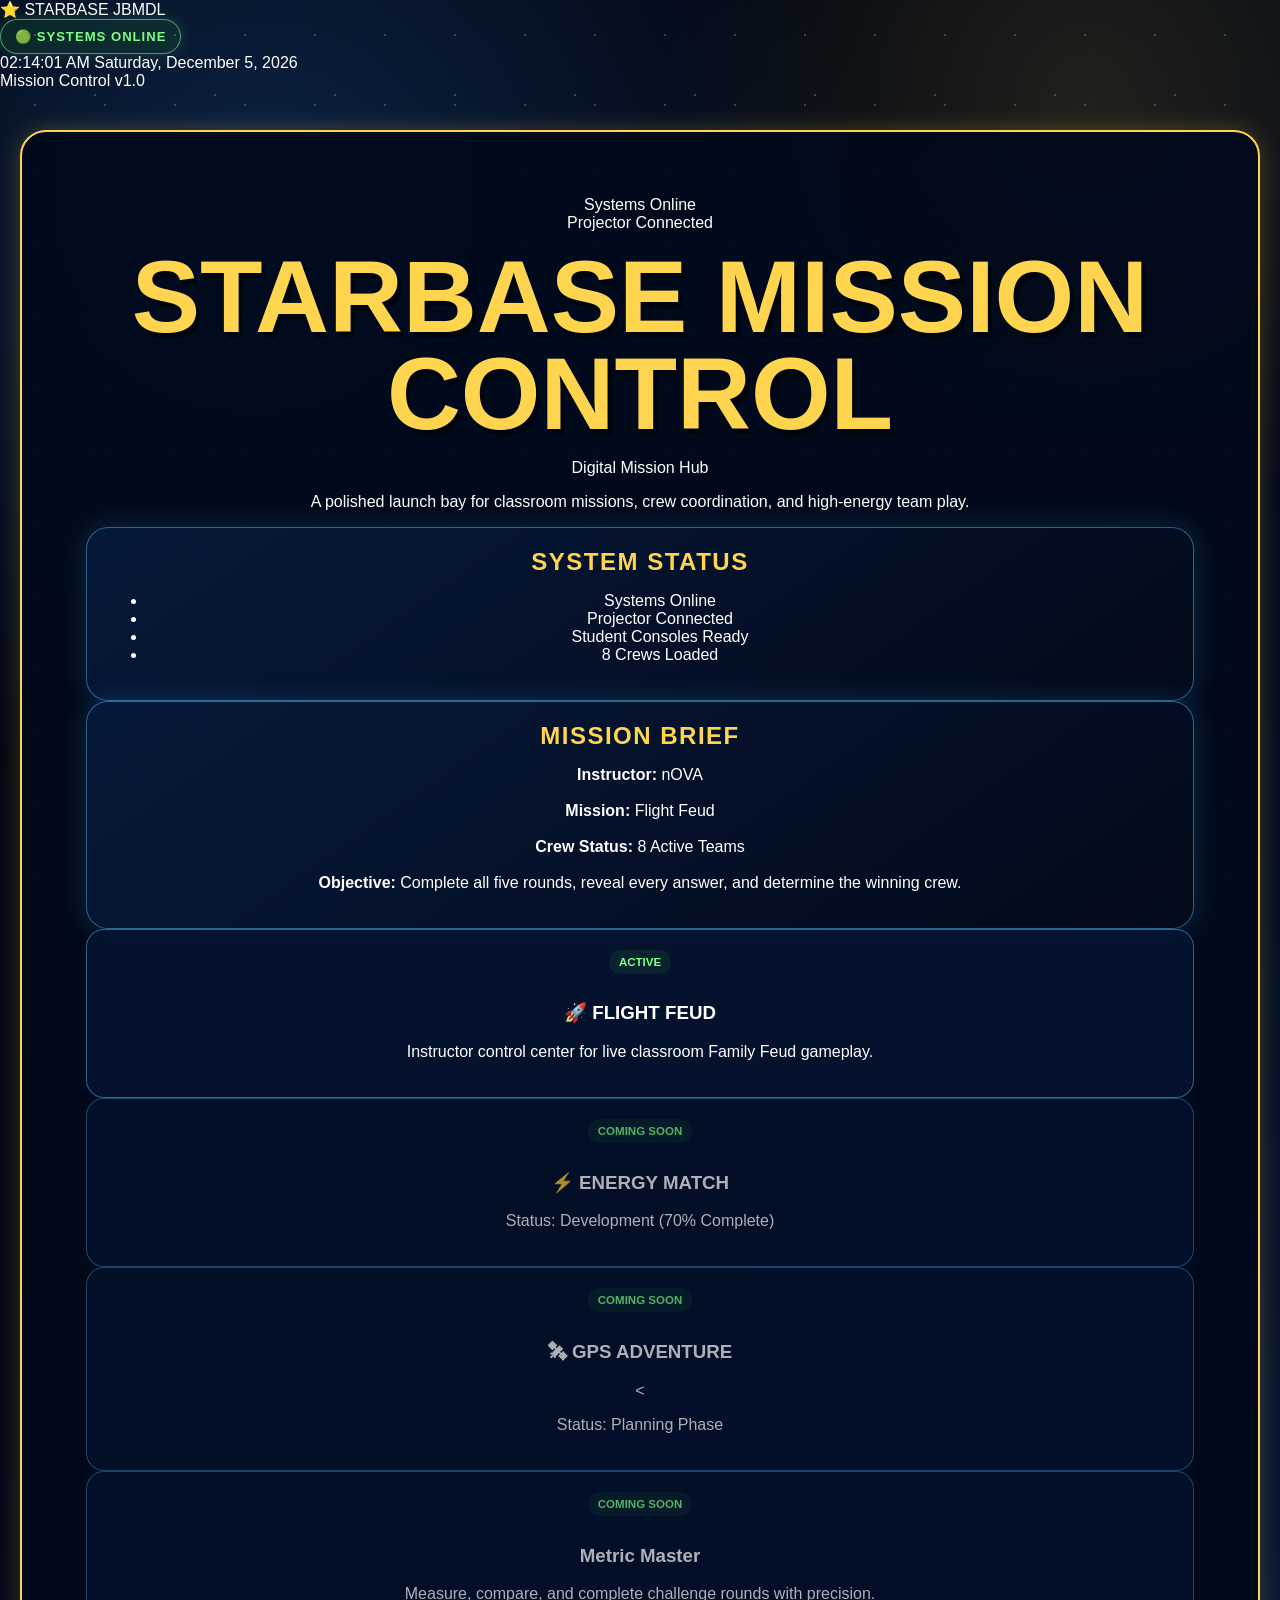
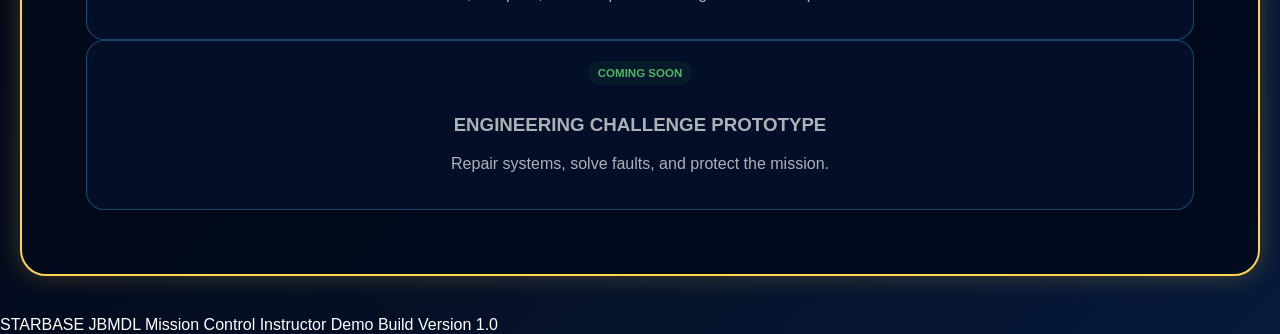
<file: index.html>
<!DOCTYPE html>
<html lang="en">
  <head>
    <meta charset="UTF-8" />
    <meta name="viewport" content="width=device-width, initial-scale=1.0" />
    <title>STARBASE Mission Control</title>
    <link rel="stylesheet" href="style.css" />
  </head>
  <body>
    <div class="starfield"></div>
<header class="app-topbar">
  <div class="brand-mark">⭐ STARBASE JBMDL</div>

  <div class="system-pill">🟢 SYSTEMS ONLINE</div>

  <div class="mission-clock">
    <span id="live-time">--:--:--</span>
    <span id="live-date">Mission Date Loading...</span>
  </div>

  <div class="version-tag">Mission Control v1.0</div>
</header>
    <main class="home-screen">
      <section class="home-card">
        <div class="hero-top">
          <div class="mission-badge"><span class="status-dot"></span> Systems Online</div>
          <div class="mission-badge alt"><span class="status-dot"></span> Projector Connected</div>
        </div>

        <div class="hero-block">
          <h1>STARBASE MISSION CONTROL</h1>
          <p class="subtitle">Digital Mission Hub</p>
          <p class="hero-copy">A polished launch bay for classroom missions, crew coordination, and high-energy team play.</p>
        </div>

        <div class="home-grid">
          <div class="panel mission-status-panel">
            <h2>SYSTEM STATUS</h2>
            <ul class="status-list">
              <li><span class="status-dot"></span> Systems Online</li>
              <li><span class="status-dot"></span> Projector Connected</li>
              <li><span class="status-dot"></span> Student Consoles Ready</li>
       
              <li><span class="status-dot"></span> 8 Crews Loaded</li>
            </ul>
          </div>

          <div class="panel commander-panel">
            <h2>MISSION BRIEF</h2>
           <p>
<strong>Instructor:</strong> nOVA<br><br>

<strong>Mission:</strong> Flight Feud<br><br>

<strong>Crew Status:</strong> 8 Active Teams<br><br>

<strong>Objective:</strong> Complete all five rounds, reveal every answer, and determine the winning crew.
</p>
          </div>
        </div>

        <div class="mission-grid">
          <a class="mission-card active" href="teacher.html">
            <span class="card-badge">Active</span>
            <h3>🚀 FLIGHT FEUD</h3>
           <p>Instructor control center for live classroom Family Feud gameplay.</p>
          </a>
          <div class="mission-card pending">
            <span class="card-badge">Coming Soon</span>
            <h3>⚡ ENERGY MATCH</h3>
           <p>Status: Development (70% Complete)</p>
          </div>
          <div class="mission-card pending">
            <span class="card-badge">Coming Soon</span>
            <h3>🛰 GPS ADVENTURE</h3>
            <<p>Status: Planning Phase</p>
          </div>
          <div class="mission-card pending">
            <span class="card-badge">Coming Soon</span>
            <h3>Metric Master</h3>
            <p>Measure, compare, and complete challenge rounds with precision.</p>
          </div>
          <div class="mission-card pending">
            <span class="card-badge">Coming Soon</span>
            <h3>ENGINEERING CHALLENGE PROTOTYPE</h3>
            <p>Repair systems, solve faults, and protect the mission.</p>
          </div>
        </div>
      </section>
    </main>
    <footer class="app-footer">
  <span>STARBASE JBMDL Mission Control</span>
  <span>Instructor Demo Build</span>
  <span>Version 1.0</span>
</footer>
<script>
function updateMissionClock() {
    const now = new Date();

    document.getElementById("live-time").textContent =
        now.toLocaleTimeString([], {
            hour: "2-digit",
            minute: "2-digit",
            second: "2-digit"
        });

    document.getElementById("live-date").textContent =
        now.toLocaleDateString([], {
            weekday: "long",
            month: "long",
            day: "numeric",
            year: "numeric"
        });
}

updateMissionClock();
setInterval(updateMissionClock, 1000);
</script>
  </body>
</html>
</file>
<file: style.css>
:root {
  --space: #020817;
  --space-2: #06152d;
  --panel: rgba(5, 20, 48, 0.94);
  --panel-soft: rgba(8, 30, 66, 0.86);
  --blue: #4dc3ff;
  --blue-dark: #1678b8;
  --gold: #ffd54f;
  --gold-dark: #a87600;
  --green: #7cff8a;
  --red: #ff4d5a;
  --white: #ffffff;
  --muted: #9fbfff;
  --border: rgba(77, 195, 255, 0.48);
  --shadow-blue: 0 0 28px rgba(77, 195, 255, 0.18);
  --shadow-gold: 0 0 24px rgba(255, 213, 79, 0.24);
}

* {
  box-sizing: border-box;
}

html {
  min-height: 100%;
  scroll-behavior: smooth;
}

body {
  margin: 0;
  min-height: 100vh;
  font-family: Arial, Helvetica, sans-serif;
  color: var(--white);
  background:
    radial-gradient(circle at 20% 10%, rgba(34, 99, 190, 0.3), transparent 30%),
    radial-gradient(circle at 85% 5%, rgba(255, 213, 79, 0.12), transparent 20%),
    linear-gradient(135deg, #01040b, var(--space), #071a3a);
  overflow-x: hidden;
}

body::before {
  content: "";
  position: fixed;
  inset: 0;
  pointer-events: none;
  opacity: 0.22;
  background-image:
    radial-gradient(circle, white 1px, transparent 1px),
    radial-gradient(circle, white 1px, transparent 1px);
  background-size: 70px 70px, 120px 120px;
  background-position: 0 0, 35px 35px;
  animation: starDrift 35s linear infinite;
}

@keyframes starDrift {
  from {
    transform: translateY(0);
  }

  to {
    transform: translateY(100px);
  }
}

button,
select,
textarea,
input {
  font: inherit;
}

button,
a {
  -webkit-tap-highlight-color: transparent;
}

button:focus-visible,
a:focus-visible,
select:focus-visible,
textarea:focus-visible,
input:focus-visible {
  outline: 3px solid var(--gold);
  outline-offset: 3px;
}

/* -------------------------------------------------
   GLOBAL APP SHELL
------------------------------------------------- */

.app-shell {
  position: relative;
  z-index: 1;
  min-height: 100vh;
  padding: 24px;
}

.topbar {
  width: min(1500px, 100%);
  margin: 0 auto 22px;
  display: flex;
  justify-content: space-between;
  align-items: center;
  gap: 20px;
  padding: 20px 24px;
  border: 1px solid var(--border);
  border-radius: 22px;
  background: rgba(2, 10, 28, 0.92);
  box-shadow: var(--shadow-blue);
  backdrop-filter: blur(12px);
}

.topbar h1 {
  margin: 4px 0 0;
  color: var(--gold);
  font-size: clamp(2rem, 4vw, 4rem);
  line-height: 1;
  letter-spacing: 2px;
  text-transform: uppercase;
  text-shadow: 0 0 18px rgba(255, 213, 79, 0.35);
}

.subheading {
  margin: 8px 0 0;
  color: var(--muted);
  font-weight: 800;
  letter-spacing: 1px;
}

.topbar-actions {
  display: flex;
  align-items: center;
  justify-content: flex-end;
  gap: 12px;
  flex-wrap: wrap;
}

.eyebrow {
  margin: 0 0 6px;
  color: var(--blue);
  font-size: 0.76rem;
  font-weight: 900;
  letter-spacing: 3px;
  text-transform: uppercase;
}

.system-pill,
.status-tag {
  display: inline-flex;
  align-items: center;
  justify-content: center;
  border: 1px solid rgba(124, 255, 138, 0.55);
  border-radius: 999px;
  padding: 9px 14px;
  color: var(--green);
  background: rgba(24, 90, 48, 0.3);
  font-size: 0.82rem;
  font-weight: 900;
  letter-spacing: 1px;
  text-transform: uppercase;
  box-shadow: 0 0 16px rgba(124, 255, 138, 0.18);
}

.ghost-link {
  display: inline-flex;
  align-items: center;
  justify-content: center;
  min-height: 42px;
  padding: 10px 16px;
  border: 1px solid var(--border);
  border-radius: 999px;
  color: var(--white);
  text-decoration: none;
  font-weight: 900;
  letter-spacing: 1px;
  background: rgba(77, 195, 255, 0.08);
  transition: 0.18s ease;
}

.ghost-link:hover {
  color: var(--gold);
  border-color: var(--gold);
  transform: translateY(-2px);
  box-shadow: var(--shadow-gold);
}

.panel {
  border: 1px solid var(--border);
  border-radius: 22px;
  background:
    linear-gradient(145deg, rgba(7, 26, 59, 0.96), rgba(2, 10, 26, 0.96));
  padding: 20px;
  box-shadow: var(--shadow-blue);
}

.panel-header {
  display: flex;
  align-items: flex-start;
  justify-content: space-between;
  gap: 16px;
  margin-bottom: 18px;
}

.panel-header h2,
.panel h2,
.panel h3 {
  margin: 0;
  color: var(--gold);
  letter-spacing: 1.5px;
  text-transform: uppercase;
}

.empty-note {
  margin: 0;
  padding: 14px;
  color: var(--muted);
  font-style: italic;
  text-align: center;
}

/* -------------------------------------------------
   BUTTONS
------------------------------------------------- */

.gold-btn,
.control-btn,
.danger-btn,
.score-btn,
.strike-btn,
.reveal-btn,
.award-btn,
.reject-btn {
  border: none;
  cursor: pointer;
  font-weight: 900;
  letter-spacing: 0.7px;
  transition: 0.16s ease;
}

.gold-btn {
  min-height: 48px;
  padding: 13px 18px;
  border-radius: 14px;
  color: #031327;
  background: linear-gradient(180deg, #ffe786, var(--gold));
  box-shadow: 0 5px 0 var(--gold-dark), var(--shadow-gold);
}

.gold-btn:hover:not(:disabled) {
  transform: translateY(-3px);
}

.gold-btn:active:not(:disabled) {
  transform: translateY(2px);
  box-shadow: 0 2px 0 var(--gold-dark);
}

.control-btn {
  min-height: 42px;
  padding: 11px 15px;
  border: 1px solid var(--border);
  border-radius: 12px;
  color: var(--white);
  background: rgba(77, 195, 255, 0.12);
}

.control-btn:hover:not(:disabled) {
  color: var(--gold);
  border-color: var(--gold);
  transform: translateY(-2px);
}

.danger-btn {
  min-height: 44px;
  padding: 12px 16px;
  border-radius: 12px;
  color: var(--white);
  background: linear-gradient(180deg, #ff7078, var(--red));
  box-shadow: 0 4px 0 #982832;
}

button:disabled {
  cursor: not-allowed;
  opacity: 0.55;
}

.full {
  width: 100%;
}

.button-row {
  display: flex;
  gap: 10px;
  flex-wrap: wrap;
}

.button-row > * {
  flex: 1 1 100px;
}

.button-stack {
  display: grid;
  gap: 10px;
}

/* -------------------------------------------------
   TEACHER CONSOLE
------------------------------------------------- */

.teacher-console-layout {
  width: min(1500px, 100%);
  margin: 0 auto;
  display: grid;
  grid-template-columns: minmax(0, 1.9fr) minmax(330px, 0.85fr);
  gap: 22px;
  align-items: start;
}

.teacher-main-column,
.teacher-sidebar {
  display: grid;
  gap: 22px;
}

.mission-hud {
  display: grid;
  grid-template-columns: repeat(4, minmax(0, 1fr));
  gap: 14px;
}

.hud-item {
  min-height: 100px;
  display: flex;
  flex-direction: column;
  justify-content: center;
  gap: 8px;
  padding: 16px;
  border: 1px solid rgba(77, 195, 255, 0.35);
  border-radius: 16px;
  background: rgba(77, 195, 255, 0.06);
  text-align: center;
}

.hud-item span {
  color: var(--muted);
  font-size: 0.75rem;
  font-weight: 900;
  letter-spacing: 2px;
  text-transform: uppercase;
}

.hud-item strong {
  color: var(--gold);
  font-size: clamp(1.2rem, 2vw, 2rem);
}

.mission-question-panel h2 {
  color: var(--white);
  font-size: clamp(1.4rem, 2.7vw, 2.4rem);
  line-height: 1.25;
  text-transform: none;
}

.round-nav {
  display: flex;
  gap: 10px;
  flex-wrap: wrap;
}

.round-pill {
  min-width: 105px;
  padding: 11px 15px;
  border: 1px solid var(--border);
  border-radius: 999px;
  color: var(--white);
  background: rgba(77, 195, 255, 0.08);
  font-weight: 900;
  cursor: pointer;
}

.round-pill.active {
  color: #031327;
  border-color: var(--gold);
  background: var(--gold);
  box-shadow: var(--shadow-gold);
}

.answer-board-panel {
  overflow: hidden;
}

.answer-board {
  display: grid;
  gap: 12px;
}

.answer-card {
  display: grid;
  grid-template-columns: 58px minmax(0, 1fr) 78px 112px;
  align-items: center;
  gap: 12px;
  min-height: 72px;
  padding: 10px;
  border: 2px solid rgba(77, 195, 255, 0.42);
  border-radius: 16px;
  background:
    linear-gradient(90deg, rgba(5, 32, 76, 0.96), rgba(2, 13, 35, 0.96));
  box-shadow: inset 0 0 22px rgba(77, 195, 255, 0.08);
  transition: 0.22s ease;
}

.answer-card.revealed {
  border-color: rgba(255, 213, 79, 0.8);
  box-shadow:
    inset 0 0 22px rgba(255, 213, 79, 0.1),
    0 0 18px rgba(255, 213, 79, 0.16);
}

.answer-card.flash {
  animation: answerFlash 0.85s ease;
}

@keyframes answerFlash {
  0% {
    transform: scale(1);
    background: rgba(255, 213, 79, 0.65);
  }

  45% {
    transform: scale(1.025);
    background: rgba(255, 213, 79, 0.24);
  }

  100% {
    transform: scale(1);
  }
}

.row-number {
  display: grid;
  place-items: center;
  width: 46px;
  height: 46px;
  border: 2px solid var(--gold);
  border-radius: 50%;
  color: var(--gold);
  font-size: 1.35rem;
  font-weight: 900;
  background: rgba(0, 0, 0, 0.25);
}

.row-bar {
  min-height: 48px;
  display: flex;
  align-items: center;
  justify-content: center;
  border-radius: 12px;
  background:
    repeating-linear-gradient(
      90deg,
      rgba(77, 195, 255, 0.08),
      rgba(77, 195, 255, 0.08) 18px,
      rgba(77, 195, 255, 0.14) 19px,
      rgba(77, 195, 255, 0.14) 20px
    );
  overflow: hidden;
}

.row-answer {
  color: var(--white);
  font-size: clamp(1.15rem, 2vw, 1.85rem);
  font-weight: 900;
  letter-spacing: 1px;
  text-align: center;
  text-transform: uppercase;
  animation: answerSlide 0.45s ease;
}

@keyframes answerSlide {
  from {
    opacity: 0;
    transform: translateY(14px);
  }

  to {
    opacity: 1;
    transform: translateY(0);
  }
}

.row-points {
  display: grid;
  place-items: center;
  min-height: 48px;
  border-radius: 12px;
  color: #031327;
  background: var(--gold);
  font-size: 1.35rem;
  font-weight: 900;
}

.row-points:empty {
  background: rgba(77, 195, 255, 0.08);
}

.reveal-btn {
  min-height: 44px;
  border: 1px solid var(--border);
  border-radius: 12px;
  color: var(--white);
  background: rgba(77, 195, 255, 0.14);
}

.reveal-btn:hover:not(:disabled) {
  color: var(--gold);
  border-color: var(--gold);
  transform: translateY(-2px);
}

.reveal-banner {
  opacity: 0;
  transform: translateY(-12px);
  padding: 10px 14px;
  border: 1px solid var(--gold);
  border-radius: 999px;
  color: var(--gold);
  background: rgba(70, 47, 0, 0.5);
  font-size: 0.78rem;
  font-weight: 900;
  letter-spacing: 1px;
  text-transform: uppercase;
  pointer-events: none;
}

.reveal-banner.show {
  animation: bannerDrop 1.2s ease;
}

@keyframes bannerDrop {
  0% {
    opacity: 0;
    transform: translateY(-16px);
  }

  20%,
  75% {
    opacity: 1;
    transform: translateY(0);
  }

  100% {
    opacity: 0;
    transform: translateY(-8px);
  }
}

/* -------------------------------------------------
   TEACHER CONTROLS
------------------------------------------------- */

.control-group {
  margin-top: 20px;
  padding-top: 18px;
  border-top: 1px solid rgba(77, 195, 255, 0.2);
}

.control-label {
  display: block;
  margin-bottom: 10px;
  color: var(--muted);
  font-size: 0.75rem;
  font-weight: 900;
  letter-spacing: 2px;
  text-transform: uppercase;
}

/* -------------------------------------------------
   TRANSMISSIONS
------------------------------------------------- */

.transmissions-list,
.approved-list {
  display: grid;
  gap: 12px;
}

.transmission-card {
  border: 1px solid rgba(77, 195, 255, 0.45);
  border-radius: 16px;
  padding: 14px;
  background: rgba(77, 195, 255, 0.06);
}

.transmission-topline {
  display: flex;
  justify-content: space-between;
  gap: 12px;
  color: var(--muted);
  font-size: 0.8rem;
  font-weight: 900;
  letter-spacing: 1px;
  text-transform: uppercase;
}

.transmission-topline strong {
  color: var(--gold);
}

.student-answer-text {
  margin: 14px 0;
  padding: 14px;
  border: 1px solid rgba(77, 195, 255, 0.28);
  border-radius: 12px;
  color: var(--white);
  background: rgba(0, 0, 0, 0.2);
  font-size: 1.15rem;
  font-weight: 900;
}

.approval-row {
  display: grid;
  grid-template-columns: repeat(6, minmax(42px, 1fr));
  gap: 7px;
}

.award-btn,
.reject-btn {
  min-height: 40px;
  border-radius: 10px;
}

.award-btn {
  color: #031327;
  background: var(--gold);
}

.award-btn:hover {
  transform: translateY(-2px);
  box-shadow: var(--shadow-gold);
}

.reject-btn {
  color: var(--white);
  background: var(--red);
}

.approved-card {
  display: grid;
  grid-template-columns: minmax(110px, 0.9fr) minmax(0, 1.6fr) auto;
  align-items: center;
  gap: 12px;
  padding: 12px 14px;
  border: 1px solid rgba(77, 195, 255, 0.32);
  border-radius: 14px;
  background: rgba(77, 195, 255, 0.05);
}

.approved-card strong {
  color: var(--gold);
}

.approved-card span {
  overflow-wrap: anywhere;
}

.approved-card b {
  min-width: 48px;
  padding: 7px 10px;
  border-radius: 999px;
  color: #031327;
  background: var(--gold);
  text-align: center;
}

.approved-card.rejected {
  border-color: rgba(255, 77, 90, 0.45);
}

.approved-card.rejected b {
  color: var(--white);
  background: var(--red);
}

/* -------------------------------------------------
   SCOREBOARD
------------------------------------------------- */

.team-scores {
  display: grid;
  gap: 12px;
}

.team-score-card {
  border: 1px solid rgba(77, 195, 255, 0.35);
  border-radius: 16px;
  padding: 14px;
  background: rgba(77, 195, 255, 0.05);
}

.team-score-card.team-locked {
  border-color: rgba(255, 77, 90, 0.65);
  background: rgba(100, 8, 20, 0.24);
}

.team-topline {
  display: flex;
  justify-content: space-between;
  align-items: center;
  gap: 12px;
}

.team-name {
  color: var(--white);
  font-weight: 900;
  letter-spacing: 0.7px;
  text-transform: uppercase;
}

.team-lock-label {
  margin-top: 4px;
  color: var(--red);
  font-size: 0.68rem;
  font-weight: 900;
  letter-spacing: 1px;
}

.score-pill {
  display: grid;
  place-items: center;
  min-width: 56px;
  min-height: 42px;
  padding: 7px 12px;
  border-radius: 999px;
  color: #031327;
  background: var(--gold);
  font-size: 1.25rem;
  font-weight: 900;
}

.strike-row {
  display: flex;
  gap: 8px;
  margin: 12px 0;
}

.strike-slot {
  display: grid;
  place-items: center;
  width: 34px;
  height: 34px;
  border: 1px solid rgba(255, 77, 90, 0.4);
  border-radius: 8px;
  color: rgba(255, 255, 255, 0.25);
  background: rgba(255, 77, 90, 0.06);
  font-weight: 900;
}

.strike-slot.active {
  color: var(--white);
  background: var(--red);
  box-shadow: 0 0 14px rgba(255, 77, 90, 0.42);
}

.score-controls {
  display: grid;
  grid-template-columns: repeat(5, 1fr);
  gap: 6px;
}

.score-btn {
  min-height: 36px;
  border-radius: 9px;
  color: #031327;
  background: var(--gold);
}

.strike-controls {
  display: grid;
  grid-template-columns: 1fr 1fr;
  gap: 7px;
  margin-top: 8px;
}

.strike-btn {
  min-height: 36px;
  border-radius: 9px;
  color: var(--white);
  background: var(--red);
}

.strike-btn.clear {
  color: var(--white);
  background: rgba(77, 195, 255, 0.18);
  border: 1px solid var(--border);
}

/* -------------------------------------------------
   STUDENT CONSOLE
------------------------------------------------- */

.student-console-layout {
  width: min(1150px, 100%);
  margin: 0 auto;
  display: grid;
  grid-template-columns: minmax(0, 1.6fr) minmax(260px, 0.7fr);
  gap: 22px;
  align-items: start;
}

.student-panel {
  padding: clamp(20px, 4vw, 38px);
}

.student-form-grid {
  display: grid;
  gap: 18px;
}

.form-group {
  display: grid;
  gap: 9px;
}

.field-label {
  color: var(--muted);
  font-size: 0.78rem;
  font-weight: 900;
  letter-spacing: 2px;
  text-transform: uppercase;
}

.input-field {
  width: 100%;
  min-height: 52px;
  border: 1px solid var(--border);
  border-radius: 14px;
  padding: 14px 16px;
  color: var(--white);
  background: rgba(1, 9, 24, 0.88);
}

.input-field option {
  color: #031327;
}

.answer-input {
  min-height: 150px;
  resize: vertical;
  font-size: 1.15rem;
}

.question-box {
  min-height: 110px;
  display: flex;
  align-items: center;
  padding: 18px;
  border: 1px solid rgba(77, 195, 255, 0.32);
  border-radius: 16px;
  color: var(--white);
  background: rgba(77, 195, 255, 0.06);
  font-size: clamp(1.15rem, 2.6vw, 1.65rem);
  font-weight: 900;
  line-height: 1.4;
}

.question-box.compact {
  min-height: 96px;
}

.success-box {
  display: none;
  padding: 15px;
  border: 1px solid rgba(124, 255, 138, 0.45);
  border-radius: 14px;
  color: var(--green);
  background: rgba(24, 90, 48, 0.2);
  font-weight: 900;
  text-align: center;
}

.success-box.show {
  display: block;
  animation: successPulse 0.5s ease;
}

@keyframes successPulse {
  from {
    opacity: 0;
    transform: translateY(8px);
  }

  to {
    opacity: 1;
    transform: translateY(0);
  }
}

.mission-instructions {
  display: grid;
  gap: 14px;
  padding-left: 22px;
  color: var(--white);
  line-height: 1.5;
}

.mission-instructions li::marker {
  color: var(--gold);
  font-weight: 900;
}

.student-status-card {
  margin-top: 24px;
  padding: 16px;
  border: 1px solid rgba(124, 255, 138, 0.35);
  border-radius: 16px;
  background: rgba(24, 90, 48, 0.16);
}

.student-status-card span {
  display: block;
  color: var(--muted);
  font-size: 0.75rem;
  font-weight: 900;
  letter-spacing: 1px;
  text-transform: uppercase;
}

.student-status-card strong {
  display: block;
  margin-top: 6px;
  color: var(--green);
  font-size: 1.35rem;
}

/* -------------------------------------------------
   LAUNCH OVERLAY
------------------------------------------------- */

.launch-overlay {
  position: fixed;
  inset: 0;
  z-index: 999;
  display: grid;
  place-items: center;
  padding: 24px;
  background:
    radial-gradient(circle, rgba(11, 59, 118, 0.38), transparent 50%),
    rgba(1, 5, 14, 0.97);
  opacity: 0;
  pointer-events: none;
  transition: opacity 0.5s ease;
}

.launch-overlay.active {
  opacity: 1;
  pointer-events: auto;
}

.launch-overlay.closing {
  opacity: 0;
}

.launch-overlay.hidden {
  display: none;
}

.launch-content {
  width: min(700px, 100%);
  padding: 34px;
  border: 2px solid var(--blue);
  border-radius: 24px;
  background: rgba(3, 15, 38, 0.94);
  box-shadow: 0 0 50px rgba(77, 195, 255, 0.28);
  text-align: center;
}

.launch-content h2 {
  margin: 8px 0;
  color: var(--gold);
  font-size: clamp(2rem, 5vw, 4rem);
  text-transform: uppercase;
}

.launch-content p {
  color: var(--muted);
  font-weight: 800;
}

.launch-checklist {
  width: min(460px, 100%);
  margin: 24px auto;
  display: grid;
  gap: 9px;
}

.launch-check-item {
  opacity: 0;
  transform: translateX(-12px);
  padding: 10px;
  border: 1px solid rgba(124, 255, 138, 0.3);
  border-radius: 10px;
  color: var(--green);
  background: rgba(24, 90, 48, 0.12);
  font-weight: 900;
  transition: 0.3s ease;
}

.launch-check-item.show {
  opacity: 1;
  transform: translateX(0);
}

.launch-countdown {
  color: var(--gold);
  font-size: clamp(5rem, 15vw, 10rem);
  font-weight: 900;
  text-shadow: 0 0 34px rgba(255, 213, 79, 0.6);
  transform: scale(0.7);
  opacity: 0;
}

.launch-countdown.show {
  animation: countdownPop 0.65s ease;
}

@keyframes countdownPop {
  0% {
    opacity: 0;
    transform: scale(0.6);
  }

  40% {
    opacity: 1;
    transform: scale(1.12);
  }

  100% {
    opacity: 0;
    transform: scale(1);
  }
}

.launch-final {
  display: none;
  color: var(--green);
  font-size: clamp(2rem, 6vw, 4rem);
  font-weight: 900;
  letter-spacing: 2px;
  text-transform: uppercase;
}

.launch-final.show {
  display: block;
  animation: finalGlow 1s ease infinite alternate;
}

@keyframes finalGlow {
  from {
    text-shadow: 0 0 8px rgba(124, 255, 138, 0.3);
  }

  to {
    text-shadow: 0 0 32px rgba(124, 255, 138, 0.9);
  }
}

/* -------------------------------------------------
   HOMEPAGE / MISSION CARDS
------------------------------------------------- */

.home-screen,
.home-dashboard {
  position: relative;
  z-index: 1;
  width: min(1350px, calc(100% - 40px));
  margin: 0 auto;
  padding: 40px 0;
}

.home-card,
.dashboard-hero {
  padding: clamp(28px, 6vw, 64px);
  border: 2px solid var(--gold);
  border-radius: 26px;
  background: rgba(2, 10, 28, 0.92);
  box-shadow: var(--shadow-gold);
  text-align: center;
}

.home-card h1,
.dashboard-hero h1 {
  margin: 16px 0;
  color: var(--gold);
  font-size: clamp(3rem, 8vw, 7rem);
  line-height: 0.95;
  text-transform: uppercase;
  text-shadow: 4px 6px 0 rgba(0, 0, 0, 0.55);
}

.mission-card,
.module-card {
  display: block;
  border: 1px solid var(--border);
  border-radius: 18px;
  padding: 20px;
  color: var(--white);
  background: var(--panel);
  text-decoration: none;
  transition: 0.2s ease;
}

.mission-card:hover,
.module-card:hover {
  transform: translateY(-5px);
  border-color: var(--gold);
  box-shadow: var(--shadow-gold);
}

.mission-card.pending,
.module-card.pending {
  opacity: 0.68;
  cursor: default;
}

.card-badge {
  display: inline-block;
  margin-bottom: 10px;
  padding: 6px 10px;
  border-radius: 999px;
  color: var(--green);
  background: rgba(24, 90, 48, 0.25);
  font-size: 0.72rem;
  font-weight: 900;
  text-transform: uppercase;
}

/* -------------------------------------------------
   RESPONSIVE
------------------------------------------------- */

@media (max-width: 1120px) {
  .teacher-console-layout {
    grid-template-columns: 1fr;
  }

  .teacher-sidebar {
    grid-template-columns: repeat(2, minmax(0, 1fr));
  }

  .controls-panel {
    grid-column: 1 / -1;
  }

  .mission-hud {
    grid-template-columns: repeat(2, minmax(0, 1fr));
  }
}

@media (max-width: 850px) {
  .topbar {
    align-items: flex-start;
    flex-direction: column;
  }

  .topbar-actions {
    width: 100%;
    justify-content: flex-start;
  }

  .student-console-layout {
    grid-template-columns: 1fr;
  }

  .teacher-sidebar {
    grid-template-columns: 1fr;
  }

  .answer-card {
    grid-template-columns: 48px minmax(0, 1fr) 62px;
  }

  .answer-card .reveal-btn {
    grid-column: 1 / -1;
  }

  .approval-row {
    grid-template-columns: repeat(3, 1fr);
  }
}

@media (max-width: 560px) {
  .app-shell {
    padding: 12px;
  }

  .topbar,
  .panel {
    border-radius: 16px;
    padding: 16px;
  }

  .mission-hud {
    grid-template-columns: 1fr;
  }

  .hud-item {
    min-height: 82px;
  }

  .answer-card {
    grid-template-columns: 42px minmax(0, 1fr) 54px;
    gap: 7px;
    padding: 8px;
  }

  .row-number {
    width: 36px;
    height: 36px;
  }

  .row-points {
    min-height: 42px;
  }

  .approved-card {
    grid-template-columns: 1fr auto;
  }

  .approved-card span {
    grid-column: 1 / -1;
    grid-row: 2;
  }

  .score-controls {
    grid-template-columns: repeat(3, 1fr);
  }
}/* =========================================
   FULL-SCREEN STRIKE OVERLAY
========================================= */

.strike-overlay {
  position: fixed;
  inset: 0;
  z-index: 99999;
  display: none;
  place-items: center;
  align-content: center;
  gap: 24px;
  background: rgba(0, 0, 0, 0.94);
  opacity: 0;
  visibility: hidden;
  pointer-events: none;
}

.strike-overlay.show {
  display: grid !important;
  visibility: visible !important;
  opacity: 1 !important;
  animation: fullScreenStrike 1.5s ease forwards;
}

.strike-overlay.hidden {
  display: none;
}

.strike-overlay-x {
  color: #ff263f;
  font-size: clamp(15rem, 55vw, 42rem);
  font-weight: 900;
  line-height: 0.7;
  text-shadow:
    0 0 20px #ff263f,
    0 0 55px #ff263f,
    0 0 100px rgba(255, 38, 63, 0.85);
}

.strike-overlay p {
  margin: 0;
  color: #ffffff;
  font-size: clamp(1.8rem, 5vw, 4rem);
  font-weight: 900;
  letter-spacing: 5px;
  text-align: center;
  text-transform: uppercase;
}

@keyframes fullScreenStrike {
  0% {
    opacity: 0;
    transform: scale(0.35);
  }

  18% {
    opacity: 1;
    transform: scale(1.15);
  }

  34% {
    transform: scale(0.96);
  }

  46% {
    transform: scale(1);
  }

  82% {
    opacity: 1;
  }

  100% {
    opacity: 0;
  }
}
/* =========================================
   GROUPED WAITING-TO-REVEAL QUEUE
========================================= */

.approved-queue-panel {
  position: relative;
  overflow: hidden;
}

.approved-queue-panel::before {
  content: "";
  position: absolute;
  inset: 0;
  pointer-events: none;
  background:
    linear-gradient(
      135deg,
      rgba(77, 195, 255, 0.05),
      transparent 45%
    );
}

.reveal-group-card {
  position: relative;
  border: 1px solid rgba(77, 195, 255, 0.35);
  border-radius: 16px;
  padding: 15px;
  background:
    linear-gradient(
      145deg,
      rgba(6, 28, 62, 0.95),
      rgba(2, 12, 30, 0.96)
    );
  box-shadow:
    inset 0 0 18px rgba(77, 195, 255, 0.06);
}

.reveal-group-card + .reveal-group-card {
  margin-top: 12px;
}

.reveal-group-card.next-to-launch {
  border: 2px solid var(--gold);
  box-shadow:
    0 0 22px rgba(255, 213, 79, 0.2),
    inset 0 0 18px rgba(255, 213, 79, 0.08);
  animation: nextLaunchGlow 1.8s ease-in-out infinite alternate;
}

@keyframes nextLaunchGlow {
  from {
    box-shadow:
      0 0 12px rgba(255, 213, 79, 0.14),
      inset 0 0 14px rgba(255, 213, 79, 0.05);
  }

  to {
    box-shadow:
      0 0 30px rgba(255, 213, 79, 0.36),
      inset 0 0 24px rgba(255, 213, 79, 0.12);
  }
}

.reveal-group-header {
  display: flex;
  justify-content: space-between;
  align-items: flex-start;
  gap: 14px;
  padding-bottom: 12px;
  border-bottom: 1px solid rgba(77, 195, 255, 0.18);
}

.reveal-group-header h3 {
  margin: 5px 0 0;
  color: var(--white);
  font-size: 1.2rem;
  letter-spacing: 1px;
  text-transform: uppercase;
}

.reveal-group-label {
  display: inline-block;
  color: var(--blue);
  font-size: 0.68rem;
  font-weight: 900;
  letter-spacing: 2px;
  text-transform: uppercase;
}

.next-to-launch .reveal-group-label {
  color: var(--gold);
}

.team-count-badge {
  flex-shrink: 0;
  min-width: 72px;
  padding: 7px 10px;
  border: 1px solid rgba(77, 195, 255, 0.35);
  border-radius: 999px;
  color: var(--blue);
  background: rgba(77, 195, 255, 0.08);
  font-size: 0.75rem;
  font-weight: 900;
  text-align: center;
  text-transform: uppercase;
}

.next-to-launch .team-count-badge {
  color: #031327;
  border-color: var(--gold);
  background: var(--gold);
  box-shadow: 0 0 14px rgba(255, 213, 79, 0.25);
}

.reveal-group-teams {
  display: grid;
  gap: 8px;
  margin-top: 12px;
}

.reveal-team-row {
  display: flex;
  justify-content: space-between;
  align-items: center;
  gap: 12px;
  padding: 9px 11px;
  border: 1px solid rgba(77, 195, 255, 0.16);
  border-radius: 10px;
  background: rgba(77, 195, 255, 0.05);
}

.reveal-team-row span {
  color: var(--white);
  font-size: 0.9rem;
  font-weight: 800;
}

.reveal-team-row strong {
  color: var(--gold);
  font-size: 0.95rem;
}

.launch-answer-btn {
  margin-top: 16px;
  min-height: 54px;
  font-size: 1rem;
  letter-spacing: 1.4px;
  text-transform: uppercase;
}

.launch-answer-btn:not(:disabled) {
  animation: launchButtonPulse 1.6s ease-in-out infinite alternate;
}

@keyframes launchButtonPulse {
  from {
    box-shadow:
      0 5px 0 var(--gold-dark),
      0 0 12px rgba(255, 213, 79, 0.18);
  }

  to {
    box-shadow:
      0 5px 0 var(--gold-dark),
      0 0 30px rgba(255, 213, 79, 0.45);
  }
}

.launch-answer-note {
  margin: 12px 0 0;
  color: var(--muted);
  font-size: 0.75rem;
  line-height: 1.45;
  text-align: center;
}

/* =========================================
   ANSWER-LAUNCH OVERLAY
========================================= */

.answer-launch-overlay {
  position: fixed;
  inset: 0;
  z-index: 100000;
  display: none;
  place-items: center;
  padding: 24px;
  background:
    radial-gradient(
      circle at center,
      rgba(22, 120, 184, 0.32),
      transparent 48%
    ),
    rgba(1, 5, 16, 0.96);
  opacity: 0;
  visibility: hidden;
  pointer-events: none;
}

.answer-launch-overlay.show {
  display: grid !important;
  visibility: visible !important;
  opacity: 1;
  animation: answerLaunchFade 0.3s ease;
}

.answer-launch-overlay.hidden {
  display: none;
}

.answer-launch-content {
  width: min(680px, 100%);
  padding: 38px;
  border: 2px solid var(--gold);
  border-radius: 24px;
  background:
    linear-gradient(
      145deg,
      rgba(4, 22, 52, 0.98),
      rgba(1, 8, 22, 0.98)
    );
  box-shadow:
    0 0 50px rgba(255, 213, 79, 0.22),
    inset 0 0 30px rgba(77, 195, 255, 0.08);
  text-align: center;
}

.answer-launch-content h2 {
  margin: 8px 0 18px;
  color: var(--gold);
  font-size: clamp(2rem, 6vw, 4.5rem);
  letter-spacing: 2px;
  text-transform: uppercase;
}

.answer-launch-countdown {
  min-height: 170px;
  display: grid;
  place-items: center;
  color: var(--gold);
  font-size: clamp(7rem, 20vw, 14rem);
  font-weight: 900;
  line-height: 1;
  text-shadow:
    0 0 20px rgba(255, 213, 79, 0.55),
    0 0 50px rgba(255, 213, 79, 0.28);
}

.answer-launch-countdown.show {
  animation: answerCountdownPop 0.6s ease;
}

.answer-launch-final {
  display: none;
  color: var(--green);
  font-size: clamp(1.6rem, 5vw, 3.6rem);
  font-weight: 900;
  letter-spacing: 2px;
  text-transform: uppercase;
}

.answer-launch-final.show {
  display: block;
  animation: answerConfirmedGlow 0.7s ease-in-out infinite alternate;
}

@keyframes answerLaunchFade {
  from {
    opacity: 0;
  }

  to {
    opacity: 1;
  }
}

@keyframes answerCountdownPop {
  0% {
    opacity: 0;
    transform: scale(0.35);
  }

  45% {
    opacity: 1;
    transform: scale(1.18);
  }

  100% {
    opacity: 0;
    transform: scale(1);
  }
}

@keyframes answerConfirmedGlow {
  from {
    text-shadow: 0 0 10px rgba(124, 255, 138, 0.3);
  }

  to {
    text-shadow: 0 0 36px rgba(124, 255, 138, 0.95);
  }
}

/* =========================================
   FAMILY FEUD ANSWER FLIP
========================================= */

.answer-card {
  display: block;
  position: relative;
  min-height: 0;
  padding: 0;
  border: 0;
  border-radius: 0;
  background: transparent;
  box-shadow: none;
  perspective: 1200px;
  overflow: visible;
}

.answer-card.revealed {
  border: 0;
  box-shadow: none;
}

.answer-card-inner {
  width: 100%;
  position: relative;
  min-height: 72px;
  transform-style: preserve-3d;
  transition: transform 0.75s cubic-bezier(0.2, 0.8, 0.2, 1);
}

.answer-card.hidden-answer .answer-card-inner {
  transform: rotateX(0deg);
}

.answer-card.revealed .answer-card-inner {
  transform: rotateX(180deg);
}

.answer-card.flip-reveal .answer-card-inner {
  animation: answerBoardFlip 0.85s cubic-bezier(0.2, 0.8, 0.2, 1);
}

.answer-card-face {
  width: 100%;
  box-sizing: border-box;
  display: grid;
  grid-template-columns: 58px minmax(0, 1fr) 78px;
  align-items: center;
  gap: 12px;
  min-height: 72px;
  padding: 10px;
  border: 2px solid rgba(77, 195, 255, 0.42);
  border-radius: 16px;
  backface-visibility: hidden;
  -webkit-backface-visibility: hidden;
  background:
    linear-gradient(
      90deg,
      rgba(5, 32, 76, 0.98),
      rgba(2, 13, 35, 0.98)
    );
  box-shadow:
    inset 0 0 22px rgba(77, 195, 255, 0.08);
}

.answer-card-front {
  position: relative;
  transform: rotateX(0deg);
}

.answer-card-back {
  position: absolute;
  inset: 0;
  transform: rotateX(180deg);
  border-color: rgba(255, 213, 79, 0.8);
  box-shadow:
    inset 0 0 24px rgba(255, 213, 79, 0.1),
    0 0 22px rgba(255, 213, 79, 0.18);
}

.hidden-row-bar {
  background:
    repeating-linear-gradient(
      90deg,
      rgba(77, 195, 255, 0.1),
      rgba(77, 195, 255, 0.1) 16px,
      rgba(77, 195, 255, 0.2) 17px,
      rgba(77, 195, 255, 0.2) 19px
    );
}

.hidden-answer-mark {
  color: var(--blue);
  font-size: 1.55rem;
  font-weight: 900;
  opacity: 0.45;
}

.hidden-points {
  background: rgba(77, 195, 255, 0.08);
}

.answer-card .reveal-btn {
  display: block;
  width: 100%;
  margin-top: 8px;
}

@keyframes answerBoardFlip {
  0% {
    transform: rotateX(0deg) scale(1);
  }

  45% {
    transform: rotateX(95deg) scale(1.035);
  }

  100% {
    transform: rotateX(180deg) scale(1);
  }
}

@media (max-width: 850px) {
  .answer-card-face {
    grid-template-columns: 48px minmax(0, 1fr) 62px;
    gap: 9px;
  }
}

@media (max-width: 560px) {
  .answer-card-face {
    grid-template-columns: 42px minmax(0, 1fr) 54px;
    gap: 7px;
     padding: 8px;
  }
}
/* =========================================
   VISIBLE STRIKE SHAKE
========================================= */

body.strike-shake .strike-overlay-x,
body.strike-shake .strike-overlay p {
  animation: strikeContentShake 0.45s linear;
}

@keyframes strikeContentShake {
  0% {
    transform: translate(0, 0) rotate(0deg);
  }

  15% {
    transform: translate(-22px, 8px) rotate(-2deg);
  }

  30% {
    transform: translate(20px, -8px) rotate(2deg);
  }

  45% {
    transform: translate(-16px, 6px) rotate(-1deg);
  }

  60% {
    transform: translate(14px, -5px) rotate(1deg);
  }

  75% {
    transform: translate(-8px, 3px);
  }

  100% {
    transform: translate(0, 0) rotate(0deg);
  }
}
/* =========================================
   CORRECT ANSWER GOLD FLASH
========================================= */

.answer-card.flip-reveal .answer-card-back {
  animation: correctAnswerGlow 1.2s ease;
}

@keyframes correctAnswerGlow {
  0% {
    box-shadow:
      0 0 0 rgba(255, 213, 79, 0),
      inset 0 0 0 rgba(255, 213, 79, 0);
  }

  25% {
    box-shadow:
      0 0 40px rgba(255, 213, 79, 0.95),
      0 0 80px rgba(255, 213, 79, 0.55),
      inset 0 0 30px rgba(255, 213, 79, 0.28);
  }

  60% {
    box-shadow:
      0 0 24px rgba(255, 213, 79, 0.55),
      inset 0 0 20px rgba(255, 213, 79, 0.18);
  }

  100% {
    box-shadow:
      inset 0 0 24px rgba(255, 213, 79, 0.1),
      0 0 22px rgba(255, 213, 79, 0.18);
  }
}
/* =========================================
   ROUND COMPLETE CONFETTI
========================================= */

.confetti-piece {
  position: fixed;
  top: -20px;
  width: 10px;
  height: 16px;
  z-index: 200000;
  pointer-events: none;
  animation: confettiFall linear forwards;
}

@keyframes confettiFall {
  0% {
    transform: translateY(-20px) rotate(0deg);
    opacity: 1;
  }

  100% {
    transform: translateY(110vh) rotate(720deg);
    opacity: 0;
  }
}
/* =========================================
   WINNER CEREMONY
========================================= */

.winner-overlay {
  position: fixed;
  inset: 0;
  z-index: 300000;
  display: none;
  place-items: center;
  padding: 24px;
  background:
    radial-gradient(
      circle at center,
      rgba(255, 213, 79, 0.18),
      transparent 42%
    ),
    rgba(1, 5, 16, 0.97);
  opacity: 0;
  visibility: hidden;
}

.winner-overlay.show {
  display: grid !important;
  opacity: 1;
  visibility: visible;
  animation: winnerOverlayFade 0.45s ease;
}

.winner-overlay.hidden {
  display: none;
}

.winner-ceremony {
  width: min(760px, 100%);
  padding: 42px 34px;
  border: 2px solid var(--gold);
  border-radius: 26px;
  background:
    linear-gradient(
      145deg,
      rgba(5, 24, 58, 0.98),
      rgba(1, 8, 22, 0.98)
    );
  box-shadow:
    0 0 55px rgba(255, 213, 79, 0.34),
    inset 0 0 30px rgba(77, 195, 255, 0.08);
  text-align: center;
  animation: winnerCeremonyPop 0.7s ease;
}

.winner-ceremony h2 {
  margin: 8px 0 12px;
  color: var(--gold);
  font-size: clamp(2.1rem, 6vw, 5rem);
  letter-spacing: 3px;
  text-transform: uppercase;
}

.winner-trophy {
  margin: 8px 0 10px;
  font-size: clamp(5rem, 12vw, 9rem);
  filter: drop-shadow(0 0 24px rgba(255, 213, 79, 0.45));
}

.winner-crew-name {
  color: var(--white);
  font-size: clamp(2.2rem, 7vw, 5.6rem);
  font-weight: 900;
  letter-spacing: 3px;
  text-transform: uppercase;
  text-shadow:
    0 0 20px rgba(77, 195, 255, 0.45),
    0 0 45px rgba(77, 195, 255, 0.2);
}

.winner-subtitle {
  margin: 10px 0 24px;
  color: var(--blue);
  font-size: clamp(1rem, 2.5vw, 1.6rem);
  font-weight: 900;
  letter-spacing: 3px;
  text-transform: uppercase;
}

.winner-score-label {
  color: var(--muted);
  font-size: 0.8rem;
  font-weight: 900;
  letter-spacing: 2px;
  text-transform: uppercase;
}

.winner-final-score {
  margin: 6px 0 24px;
  color: var(--gold);
  font-size: clamp(3.5rem, 9vw, 7rem);
  font-weight: 900;
  line-height: 1;
  text-shadow: 0 0 28px rgba(255, 213, 79, 0.45);
}

.winner-close-btn {
  width: min(360px, 100%);
}

@keyframes winnerOverlayFade {
  from {
    opacity: 0;
  }

  to {
    opacity: 1;
  }
}

@keyframes winnerCeremonyPop {
  0% {
    opacity: 0;
    transform: scale(0.7);
  }

  65% {
    opacity: 1;
    transform: scale(1.04);
  }

  100% {
    transform: scale(1);
  }
}
/* =========================================
   STUDENT CONSOLE — MISSION TERMINAL
========================================= */

.student-console-layout.single-column {
  display: block;
  width: 100%;
}

.student-console-layout.single-column .student-panel {
  width: 100%;
  max-width: none;
}

.crew-select-panel {
  margin-top: 24px;
}

.crew-select-panel.hidden,
.locked-crew-panel.hidden {
  display: none !important;
}

.crew-select-note {
  margin: 6px 0 18px;
  color: var(--muted);
  font-size: 1rem;
}

.crew-choice-grid {
  display: grid;
  grid-template-columns: repeat(4, 1fr);
  gap: 12px;
}

.crew-choice-btn {
  min-height: 70px;
  padding: 14px 18px;
  border: 1px solid rgba(77, 195, 255, 0.55);
  border-radius: 16px;
  background:
    linear-gradient(
      145deg,
      rgba(8, 31, 68, 0.95),
      rgba(2, 14, 35, 0.98)
    );
  color: var(--white);
  font: inherit;
  font-size: 1.05rem;
  font-weight: 900;
  letter-spacing: 1px;
  text-transform: uppercase;
  cursor: pointer;
  transition:
    transform 0.15s ease,
    border-color 0.15s ease,
    box-shadow 0.15s ease;
}

.crew-choice-btn:hover {
  transform: translateY(-2px);
  border-color: var(--gold);
  box-shadow:
    0 0 22px rgba(255, 213, 79, 0.18);
}

.locked-crew-panel {
  display: flex;
  align-items: center;
  justify-content: space-between;
  gap: 20px;

  margin: 24px 0;
  padding: 18px 22px;

  border: 1px solid rgba(124, 255, 138, 0.42);
  border-radius: 18px;

  background:
    linear-gradient(
      90deg,
      rgba(124, 255, 138, 0.08),
      rgba(77, 195, 255, 0.04)
    );
}

.locked-crew-panel .field-label {
  margin: 0 0 5px;
}

.locked-crew-panel h3 {
  margin: 0;
  color: var(--gold);
  font-size: 1.6rem;
  letter-spacing: 1.5px;
}

.crew-lock-badge {
  padding: 10px 16px;
  border: 1px solid rgba(124, 255, 138, 0.45);
  border-radius: 999px;
  color: var(--green);
  font-size: 0.85rem;
  font-weight: 900;
  letter-spacing: 1px;
}

.answer-entry-header {
  display: flex;
  align-items: flex-end;
  justify-content: space-between;
  gap: 20px;
  margin-bottom: 14px;
}

.answer-entry-header .field-label {
  margin-bottom: 4px;
}

.answer-limit-note {
  margin: 0;
  color: var(--muted);
}

.answer-limit-badge {
  flex-shrink: 0;
  padding: 9px 14px;
  border: 1px solid rgba(255, 213, 79, 0.42);
  border-radius: 999px;
  color: var(--gold);
  font-size: 0.85rem;
  font-weight: 900;
  letter-spacing: 1px;
  text-transform: uppercase;
}

.answer-input-list {
  display: grid;
  grid-template-columns: repeat(2, minmax(0, 1fr));
  gap: 12px;
}

.crew-answer-input {
  min-width: 0;
  height: 62px;
}

.student-panel .question-box.compact {
  min-height: 110px;
  display: flex;
  align-items: center;
}

.student-panel .student-form-grid {
  gap: 24px;
}

.student-panel #submitAnswerBtn {
  min-height: 64px;
  margin-top: 4px;
  font-size: 1.05rem;
  letter-spacing: 1px;
}

@media (max-width: 800px) {
  .crew-choice-grid {
    grid-template-columns: repeat(2, 1fr);
  }

  .answer-input-list {
    grid-template-columns: 1fr;
  }

  .locked-crew-panel,
  .answer-entry-header {
    align-items: flex-start;
    flex-direction: column;
  }
}
/* =========================================
   PROJECTOR — CREW SCOREBOARD GRID
========================================= */

.projector-scoreboard-panel {
  padding: 20px 24px;
}

.projector-scoreboard-panel .panel-header {
  margin-bottom: 14px;
}

.projector-scoreboard-panel .panel-header h2 {
  margin: 2px 0 0;
}

/* 4 teams across, 2 rows */
.projector-scores {
  display: grid !important;
  grid-template-columns: repeat(4, minmax(0, 1fr));
  gap: 12px;
}

/* Individual crew card */
.projector-score-card {
  display: flex;
  align-items: center;
  justify-content: space-between;
  gap: 12px;

  min-width: 0;
  min-height: 88px;

  padding: 12px 16px;

  border: 1px solid rgba(77, 195, 255, 0.45);
  border-radius: 14px;

  background:
    linear-gradient(
      145deg,
      rgba(7, 29, 65, 0.96),
      rgba(2, 13, 32, 0.98)
    );

  box-shadow:
    inset 0 0 18px rgba(77, 195, 255, 0.04);
}

/* Crew name */
.projector-score-card strong {
  display: block;

  color: var(--white);

  font-size: 1rem;
  font-weight: 900;
  letter-spacing: 0.5px;

  text-transform: uppercase;
}

/* Strike row */
.projector-strikes {
  display: flex;
  gap: 5px;

  margin-top: 7px;
}

.projector-strikes span {
  display: grid;
  place-items: center;

  width: 22px;
  height: 22px;

  border: 1px solid rgba(255, 255, 255, 0.15);
  border-radius: 50%;

  color: rgba(255, 255, 255, 0.22);

  font-size: 0.72rem;
  font-weight: 900;
}

/* Earned strike */
.projector-strikes span.active {
  border-color: #ff4d5a;

  color: #ffffff;

  background: #ff4d5a;

  box-shadow:
    0 0 12px rgba(255, 77, 90, 0.55);
}

/* Big crew score */
.projector-score-value {
  flex-shrink: 0;

  min-width: 60px;

  color: var(--gold);

  font-size: 2.6rem;
  font-weight: 900;
  line-height: 1;

  text-align: right;

  text-shadow:
    0 0 18px rgba(255, 213, 79, 0.25);
}

/* Smaller projector/laptop widths */
@media (max-width: 1050px) {
  .projector-scores {
    grid-template-columns: repeat(2, 1fr);
  }
}
/* =========================================
   PROJECTOR — FIT FULL GAME ON SCREEN
========================================= */

.projector-shell {
  padding: 16px;
}

/* Compact horizontal header */
.projector-topbar {
  display: flex;
  align-items: center;
  justify-content: space-between;
  gap: 24px;

  margin-bottom: 12px;
  padding: 10px 18px;
}

.projector-topbar .eyebrow {
  margin-bottom: 2px;
}

.projector-topbar h1 {
  margin: 0;
  font-size: 2rem;
}

.projector-hud {
  display: flex;
  align-items: center;
  gap: 12px;
}

.projector-hud-item {
  min-width: 120px;
  padding: 8px 14px;
  text-align: center;
}

.projector-hud-item span {
  display: block;
  font-size: 0.7rem;
}

.projector-hud-item strong {
  font-size: 1.35rem;
}

/* Reduce gaps between main sections */
.projector-layout {
  gap: 10px;
}

/* Compact question */
.projector-question-panel {
  padding: 12px 20px;
}

.projector-question-panel .eyebrow {
  margin-bottom: 4px;
}

.projector-question-panel h2 {
  margin: 0;
  font-size: clamp(1.35rem, 2vw, 2rem);
}

/* Compact scoreboard */
.projector-scoreboard-panel {
  padding: 12px 20px;
}

.projector-scoreboard-panel .panel-header {
  margin-bottom: 8px;
}

.projector-scoreboard-panel .panel-header h2 {
  font-size: 1.5rem;
}

.projector-scores {
  gap: 8px;
}

.projector-score-card {
  min-height: 68px;
  padding: 8px 12px;
}

.projector-score-card strong {
  font-size: 0.85rem;
}

.projector-strikes {
  margin-top: 4px;
}

.projector-strikes span {
  width: 18px;
  height: 18px;
  font-size: 0.62rem;
}

.projector-score-value {
  font-size: 2rem;
}

/* Compact answer-board container */
.projector-board-panel {
  padding: 12px 20px 16px;
}

.projector-board-panel .panel-header {
  margin-bottom: 8px;
}

.projector-board-panel .panel-header h2 {
  font-size: 1.5rem;
}
/* =========================================
   PROJECTOR — MISSION BRIEF CENTERPIECE
========================================= */

.projector-question-panel {
  position: relative;
  overflow: hidden;

  display: grid;
  place-items: center;

  min-height: 120px;
  padding: 18px 80px;

  text-align: center;

  background:
    linear-gradient(
      145deg,
      rgba(4, 22, 52, 0.98),
      rgba(1, 8, 22, 0.98)
    );
}

.projector-question-panel::before,
.projector-question-panel::after {
  content: "";
  position: absolute;

  top: 50%;

  width: 110px;
  height: 2px;

  background:
    linear-gradient(
      90deg,
      transparent,
      var(--blue)
    );

  box-shadow:
    0 0 10px rgba(77, 195, 255, 0.8);
}

.projector-question-panel::before {
  left: 24px;
}

.projector-question-panel::after {
  right: 24px;
  transform: rotate(180deg);
}

.projector-question-panel .eyebrow {
  margin: 0 0 8px;

  color: var(--blue);

  font-size: 0.78rem;
  font-weight: 900;
  letter-spacing: 3px;

  text-transform: uppercase;
}

.projector-question-panel h2 {
  margin: 0;

  color: var(--gold);

  font-size: clamp(1.7rem, 3vw, 3.2rem);
  font-weight: 900;
  line-height: 1.1;

  letter-spacing: 1.5px;
  text-align: center;
  text-transform: uppercase;

  text-shadow:
    0 0 20px rgba(255, 213, 79, 0.22);
}/* =========================================
   PROJECTOR — AUTO FIT CLASSROOM DISPLAY
   Keeps entire game board inside one screen
========================================= */

@media screen {

  .projector-shell {
    height: 100vh;
    min-height: 0;
    overflow: hidden;

    display: flex;
    flex-direction: column;
  }

  .projector-topbar {
    flex: 0 0 auto;
  }

  .projector-layout {
    flex: 1 1 auto;
    min-height: 0;

    display: grid;
    grid-template-rows:
      auto
      auto
      minmax(0, 1fr);

    gap: clamp(6px, 1vh, 14px);

    overflow: hidden;
  }

  /* SCOREBOARD */
  .projector-scoreboard-panel {
    flex-shrink: 0;
  }

  .projector-scores {
    gap: clamp(5px, 0.7vh, 10px);
  }

  .projector-score-card {
    min-height: 0;
    padding-top: clamp(5px, 0.7vh, 10px);
    padding-bottom: clamp(5px, 0.7vh, 10px);
  }

  /* QUESTION */
  .projector-question-panel {
    min-height: 0;
    padding-top: clamp(10px, 1.4vh, 20px);
    padding-bottom: clamp(10px, 1.4vh, 20px);
  }

  .projector-question-panel h2 {
    font-size: clamp(1.35rem, 2.5vw, 2.7rem);
  }

  /* ANSWER BOARD */
  .projector-board-panel {
    min-height: 0;

    display: flex;
    flex-direction: column;

    overflow: hidden;
  }

  .projector-board-panel .panel-header {
    flex: 0 0 auto;
  }

  #projectorAnswerBoard {
    flex: 1 1 auto;
    min-height: 0;

    display: grid;
    grid-template-rows: repeat(6, minmax(0, 1fr));

    gap: clamp(4px, 0.6vh, 9px);
  }

  #projectorAnswerBoard .answer-row {
    min-height: 0;
    height: 100%;

    padding-top: clamp(3px, 0.5vh, 8px);
    padding-bottom: clamp(3px, 0.5vh, 8px);
  }
}


/* =========================================
   SHORT PROJECTOR / SMARTBOARD SCREENS
========================================= */

@media screen and (max-height: 800px) {

  .projector-topbar {
    padding-top: 8px;
    padding-bottom: 8px;
  }

  .projector-topbar h1 {
    font-size: clamp(1.8rem, 4vw, 3rem);
  }

  .projector-layout {
    gap: 6px;
  }

  .projector-scoreboard-panel,
  .projector-question-panel,
  .projector-board-panel {
    padding-top: 8px;
    padding-bottom: 8px;
  }

  .projector-score-card {
    padding: 4px 9px;
  }

  .projector-question-panel {
    padding-top: 8px;
    padding-bottom: 8px;
  }

  .projector-question-panel h2 {
    font-size: clamp(1.25rem, 2.3vw, 2.2rem);
  }

  #projectorAnswerBoard {
    gap: 4px;
  }

  #projectorAnswerBoard .answer-row {
    padding-top: 2px;
    padding-bottom: 2px;
  }
}
/* =========================================
   PROJECTOR ANSWER ROW FIT FIX
========================================= */

#projectorAnswerBoard {
  display: grid !important;
  grid-template-rows: repeat(6, 1fr) !important;
  gap: 8px !important;
  min-height: 0 !important;
}

#projectorAnswerBoard .answer-row {
  height: auto !important;
  min-height: 0 !important;
  margin: 0 !important;
  box-sizing: border-box !important;
}

.projector-board-panel {
  flex: 1 1 auto !important;
  min-height: 0 !important;
  overflow: hidden !important;
}
/* =========================================
   FINAL CLASSROOM PROJECTOR POLISH
========================================= */

@media (min-width: 1200px) {

  .projector-board-panel {
    padding-bottom: 12px !important;
  }

  #projectorAnswerBoard {
    gap: 10px !important;
  }

  #projectorAnswerBoard .answer-row {
    min-height: 58px !important;
  }
}
/* =========================================
   CLASSROOM PROJECTOR — ANSWER SPACING FIX
========================================= */

#projectorAnswerBoard {
  display: grid !important;
  grid-template-rows: repeat(6, minmax(48px, 1fr)) !important;
  gap: 5px !important;
}

#projectorAnswerBoard .answer-card {
  min-height: 48px !important;
  height: 100% !important;
  margin: 0 !important;
}

#projectorAnswerBoard .answer-card-inner,
#projectorAnswerBoard .answer-card-face {
  min-height: 48px !important;
  height: 100% !important;
}

/* Reclaim a little vertical room above the answers */

.projector-scoreboard-panel {
  padding-top: 8px !important;
  padding-bottom: 8px !important;
}

.projector-score-card {
  min-height: 52px !important;
  padding-top: 5px !important;
  padding-bottom: 5px !important;
}

.projector-question-panel {
  min-height: 82px !important;
  padding-top: 8px !important;
  padding-bottom: 8px !important;
}

.projector-board-panel {
  padding-top: 8px !important;
  padding-bottom: 10px !important;
}
/* =========================================
   VIEWSONIC HEIGHT FIX
   Reclaim space ABOVE the answer board
========================================= */

@media (min-width: 1200px) and (max-height: 900px) {

  /* Main page spacing */
  .projector-shell {
    gap: 6px !important;
    padding-top: 6px !important;
    padding-bottom: 6px !important;
  }

  /* Top Flight Feud header */
  .projector-header {
    min-height: 70px !important;
    padding-top: 6px !important;
    padding-bottom: 6px !important;
  }

  /* Crew scoreboard */
  .projector-scoreboard-panel {
    padding-top: 6px !important;
    padding-bottom: 6px !important;
  }

  .projector-score-card {
    min-height: 42px !important;
  }

  /* Question section */
  .projector-question-panel {
    min-height: 65px !important;
    padding-top: 5px !important;
    padding-bottom: 5px !important;
  }

  /* Survey answer area */
  .projector-board-panel {
    padding-top: 6px !important;
    padding-bottom: 6px !important;
  }
}
/* =========================================
   VIEWSONIC — WHOLE PAGE SCALE FIT
========================================= */

@media screen and (min-width: 1200px) and (max-height: 900px) {

  body {
    overflow: hidden !important;
  }

  .projector-shell {
    width: 111.12% !important;
    height: 111.12vh !important;

    transform: scale(0.90);
    transform-origin: top left;

    overflow: hidden !important;
  }
}
@media screen and (min-width: 1200px) and (max-height: 900px) {

  .projector-topbar {
    height: 58px !important;
    padding-top: 2px !important;
    padding-bottom: 2px !important;
  }

  .projector-topbar h1 {
    font-size: 1.8rem !important;
  }

  .projector-scoreboard-panel {
    padding-top: 4px !important;
    padding-bottom: 4px !important;
  }

  .projector-question-panel {
    min-height: 52px !important;
    padding-top: 4px !important;
    padding-bottom: 4px !important;
  }

  #projectorAnswerBoard {
    gap: 6px !important;
  }
}
/* =========================================
   FINAL CLASSROOM LAYOUT
   Compact top / larger answer board
========================================= */

@media screen and (min-width: 1200px) and (max-height: 900px) {

  /* Keep the whole projector page fit */
  .projector-shell {
    height: 100vh !important;
    overflow: hidden !important;
  }

  /* -------------------------
     TOP HEADER — SMALLER
  ------------------------- */

  .projector-topbar {
    height: 52px !important;
    min-height: 0 !important;
    padding: 3px 14px !important;
    margin-bottom: 4px !important;
  }

  .projector-topbar h1 {
    font-size: 1.65rem !important;
    line-height: 1 !important;
    margin: 0 !important;
  }

  .projector-topbar .eyebrow {
    font-size: 0.62rem !important;
    margin-bottom: 2px !important;
  }

  .projector-hud-item {
    min-width: 90px !important;
    padding: 3px 8px !important;
  }

  .projector-hud-item span {
    font-size: 0.58rem !important;
  }

  .projector-hud-item strong {
    font-size: 1.05rem !important;
  }

  /* -------------------------
     CREW SCORES — COMPACT
  ------------------------- */

  .projector-scoreboard-panel {
    padding: 5px 12px !important;
  }

  .projector-scoreboard-panel .panel-header {
    margin-bottom: 3px !important;
  }

  .projector-scoreboard-panel .eyebrow {
    font-size: 0.58rem !important;
  }

  .projector-scoreboard-panel h2 {
    font-size: 1.15rem !important;
    margin: 0 !important;
  }

  .projector-scores {
    gap: 4px !important;
  }

  .projector-score-card {
    min-height: 34px !important;
    padding: 3px 7px !important;
    border-radius: 10px !important;
  }

  .projector-score-card strong {
    font-size: 0.68rem !important;
    line-height: 1 !important;
  }

  .projector-score-value {
    min-width: 34px !important;
    font-size: 1.35rem !important;
  }

  .projector-strikes {
    margin-top: 1px !important;
    gap: 2px !important;
  }

  .projector-strikes span {
    width: 14px !important;
    height: 14px !important;
    font-size: 0.5rem !important;
  }

  /* -------------------------
     QUESTION — COMPACT
  ------------------------- */

  .projector-question-panel {
    min-height: 52px !important;
    padding: 4px 60px !important;
  }

  .projector-question-panel .eyebrow {
    margin-bottom: 2px !important;
    font-size: 0.62rem !important;
  }

  .projector-question-panel h2 {
    font-size: 1.65rem !important;
    line-height: 1.05 !important;
  }

  /* -------------------------
     ANSWERS — MAIN FOCUS
  ------------------------- */

  .projector-board-panel {
    padding: 5px 12px 8px !important;
  }

  .projector-board-panel .panel-header {
    margin-bottom: 5px !important;
  }

  .projector-board-panel .eyebrow {
    font-size: 0.58rem !important;
  }

  .projector-board-panel h2 {
    font-size: 1.25rem !important;
    margin: 0 !important;
  }

  #projectorAnswerBoard {
    display: grid !important;
    grid-template-rows: repeat(6, minmax(54px, 1fr)) !important;
    gap: 6px !important;
    min-height: 0 !important;
  }

  #projectorAnswerBoard .answer-card {
    min-height: 54px !important;
    height: 100% !important;
    margin: 0 !important;
    box-sizing: border-box !important;
  }

  /* Center all placeholder numbers consistently */
  #projectorAnswerBoard .answer-card-inner,
  #projectorAnswerBoard .answer-card-face {
    min-height: 54px !important;
    height: 100% !important;
    display: flex !important;
    align-items: center !important;
  }

  #projectorAnswerBoard .answer-card-number {
    display: grid !important;
    place-items: center !important;
    flex: 0 0 42px !important;
    width: 42px !important;
    height: 42px !important;
    margin: 0 10px 0 0 !important;
    line-height: 1 !important;
  }

  #projectorAnswerBoard .answer-card-text,
  #projectorAnswerBoard .answer-hidden-label {
    flex: 1 1 auto !important;
    display: grid !important;
    place-items: center !important;
    margin: 0 !important;
    line-height: 1 !important;
    text-align: center !important;
  }

  #projectorAnswerBoard .answer-card-points {
    flex: 0 0 72px !important;
    width: 72px !important;
    align-self: stretch !important;
    display: grid !important;
    place-items: center !important;
    margin: 0 !important;
  }
}
/* =========================================
   CLASSROOM READABILITY BOOST
   Keep compact layout, restore large text
========================================= */

@media screen and (min-width: 1200px) and (max-height: 900px) {

  /* Main Flight Feud title */
  .projector-topbar h1 {
    font-size: 2.15rem !important;
  }

  .projector-topbar .eyebrow {
    font-size: 0.72rem !important;
  }

  /* Round / clock / points */
  .projector-hud-item span {
    font-size: 0.68rem !important;
  }

  .projector-hud-item strong {
    font-size: 1.35rem !important;
  }

  /* Crew Scores heading */
  .projector-scoreboard-panel .eyebrow {
    font-size: 0.68rem !important;
  }

  .projector-scoreboard-panel h2 {
    font-size: 1.4rem !important;
  }

  /* Crew names */
  .projector-score-card strong {
    font-size: 0.85rem !important;
  }

  /* Crew score numbers */
  .projector-score-value {
    font-size: 1.65rem !important;
  }

  /* Mission Brief */
  .projector-question-panel .eyebrow {
    font-size: 0.7rem !important;
  }

  /* THE QUESTION — needs to be readable across room */
  .projector-question-panel h2 {
    font-size: 2rem !important;
    font-weight: 800 !important;
  }

  /* Survey Answers heading */
  .projector-board-panel .eyebrow {
    font-size: 0.68rem !important;
  }

  .projector-board-panel h2 {
    font-size: 1.5rem !important;
  }

  /* 1–6 circles */
  #projectorAnswerBoard .answer-card-number {
    font-size: 1.45rem !important;
    font-weight: 800 !important;
  }

  /* Hidden 1–6 inside answer bars */
  #projectorAnswerBoard .answer-hidden-label {
    font-size: 1.5rem !important;
    font-weight: 800 !important;
  }

  /* REVEALED ANSWERS — make these BIG */
  #projectorAnswerBoard .answer-card-text {
    font-size: 1.75rem !important;
    font-weight: 800 !important;
  }

  /* Point values */
  #projectorAnswerBoard .answer-card-points {
    font-size: 1.6rem !important;
    font-weight: 900 !important;
  }
}
/* =========================================
   CLASSROOM FINAL SIZE BOOST
   Fill more of the physical display
========================================= */

@media screen and (min-width: 1200px) and (max-height: 900px) {

  /* Expand entire projector interface */
  .projector-shell {
    width: 100vw !important;
    max-width: none !important;
    padding: 4px 8px !important;
    margin: 0 !important;
    transform: none !important;
  }

  /* Let the major panels use nearly all screen width */
  .projector-scoreboard-panel,
  .projector-question-panel,
  .projector-board-panel {
    width: 100% !important;
    max-width: none !important;
    margin-left: 0 !important;
    margin-right: 0 !important;
  }

  /* ANSWERS are the star of the screen */
  #projectorAnswerBoard {
    gap: 7px !important;
  }

  #projectorAnswerBoard .answer-card {
    min-height: 58px !important;
  }

  #projectorAnswerBoard .answer-card-inner,
  #projectorAnswerBoard .answer-card-face {
    min-height: 58px !important;
  }

  /* Larger revealed answer words */
  #projectorAnswerBoard .answer-card-text {
    font-size: 2.15rem !important;
    font-weight: 900 !important;
    letter-spacing: 0.02em !important;
  }

  /* Larger hidden 1–6 */
  #projectorAnswerBoard .answer-hidden-label {
    font-size: 1.8rem !important;
    font-weight: 900 !important;
  }

  /* Larger left-side number circles */
  #projectorAnswerBoard .answer-card-number {
    width: 46px !important;
    height: 46px !important;
    flex-basis: 46px !important;
    font-size: 1.55rem !important;
  }

  /* Larger point values */
  #projectorAnswerBoard .answer-card-points {
    flex-basis: 82px !important;
    width: 82px !important;
    font-size: 1.9rem !important;
  }
}
/* =========================================
   PROJECTOR ANSWER ALIGNMENT
   Number left / Answer centered / Score right
========================================= */

#projectorAnswerBoard .answer-card-inner,
#projectorAnswerBoard .answer-card-face {
  display: grid !important;

  grid-template-columns:
    58px
    minmax(0, 1fr)
    90px !important;

  align-items: center !important;

  width: 100% !important;
  height: 100% !important;

  padding: 0 8px !important;
  box-sizing: border-box !important;
}


/* LEFT NUMBER CIRCLE */
#projectorAnswerBoard .answer-card-number {
  grid-column: 1 !important;

  justify-self: start !important;
  align-self: center !important;

  margin: 0 !important;
}


/* CENTER ANSWER */
#projectorAnswerBoard .answer-card-text,
#projectorAnswerBoard .answer-hidden-label {
  grid-column: 2 !important;

  justify-self: stretch !important;
  align-self: center !important;

  width: 100% !important;
  margin: 0 !important;

  text-align: center !important;

  display: flex !important;
  align-items: center !important;
  justify-content: center !important;

  line-height: 1 !important;
}


/* RIGHT POINT VALUE */
#projectorAnswerBoard .answer-card-points {
  grid-column: 3 !important;

  justify-self: end !important;
  align-self: stretch !important;

  width: 82px !important;
  min-width: 82px !important;

  margin: 0 !important;

  display: flex !important;
  align-items: center !important;
  justify-content: center !important;

  text-align: center !important;
}
/* =========================================
   FINAL ANSWER READABILITY BOOST
   Larger answer text without changing layout
========================================= */

@media screen and (min-width: 1200px) and (max-height: 900px) {

  /* Revealed answer words — MAIN FOCUS */
  #projectorAnswerBoard .answer-card-text {
    font-size: 2.55rem !important;
    font-weight: 900 !important;
    line-height: 1 !important;
    text-align: center !important;

    display: flex !important;
    align-items: center !important;
    justify-content: center !important;
  }

  /* Hidden numbers centered inside the blue answer bars */
  #projectorAnswerBoard .answer-hidden-label {
    font-size: 2rem !important;
    font-weight: 900 !important;
    line-height: 1 !important;

    display: flex !important;
    align-items: center !important;
    justify-content: center !important;
  }

  /* Score/point value on RIGHT */
  #projectorAnswerBoard .answer-card-points {
    font-size: 2.2rem !important;
    font-weight: 900 !important;

    display: flex !important;
    align-items: center !important;
    justify-content: center !important;
  }
}
/* =========================================
   PROJECTOR ANSWER TEXT SIZE
   Larger for classroom visibility
========================================= */

#projectorAnswerBoard .answer-card-text {
  font-size: 5.5rem !important;
  font-weight: 900 !important;
  line-height: 1 !important;
}

/* Hidden 1–6 inside the center of each bar */
#projectorAnswerBoard .answer-hidden-label {
  font-size: 2rem !important;
  font-weight: 900 !important;
  line-height: 1 !important;
}

/* Point value on right */
#projectorAnswerBoard .answer-card-points {
  font-size: 2.2rem !important;
  font-weight: 900 !important;
}
/* =========================================
   PROJECTOR — KEEP REVEALED ANSWERS STILL
========================================= */

#projectorAnswerBoard .row-answer {
  animation: none !important;
}
</file>
